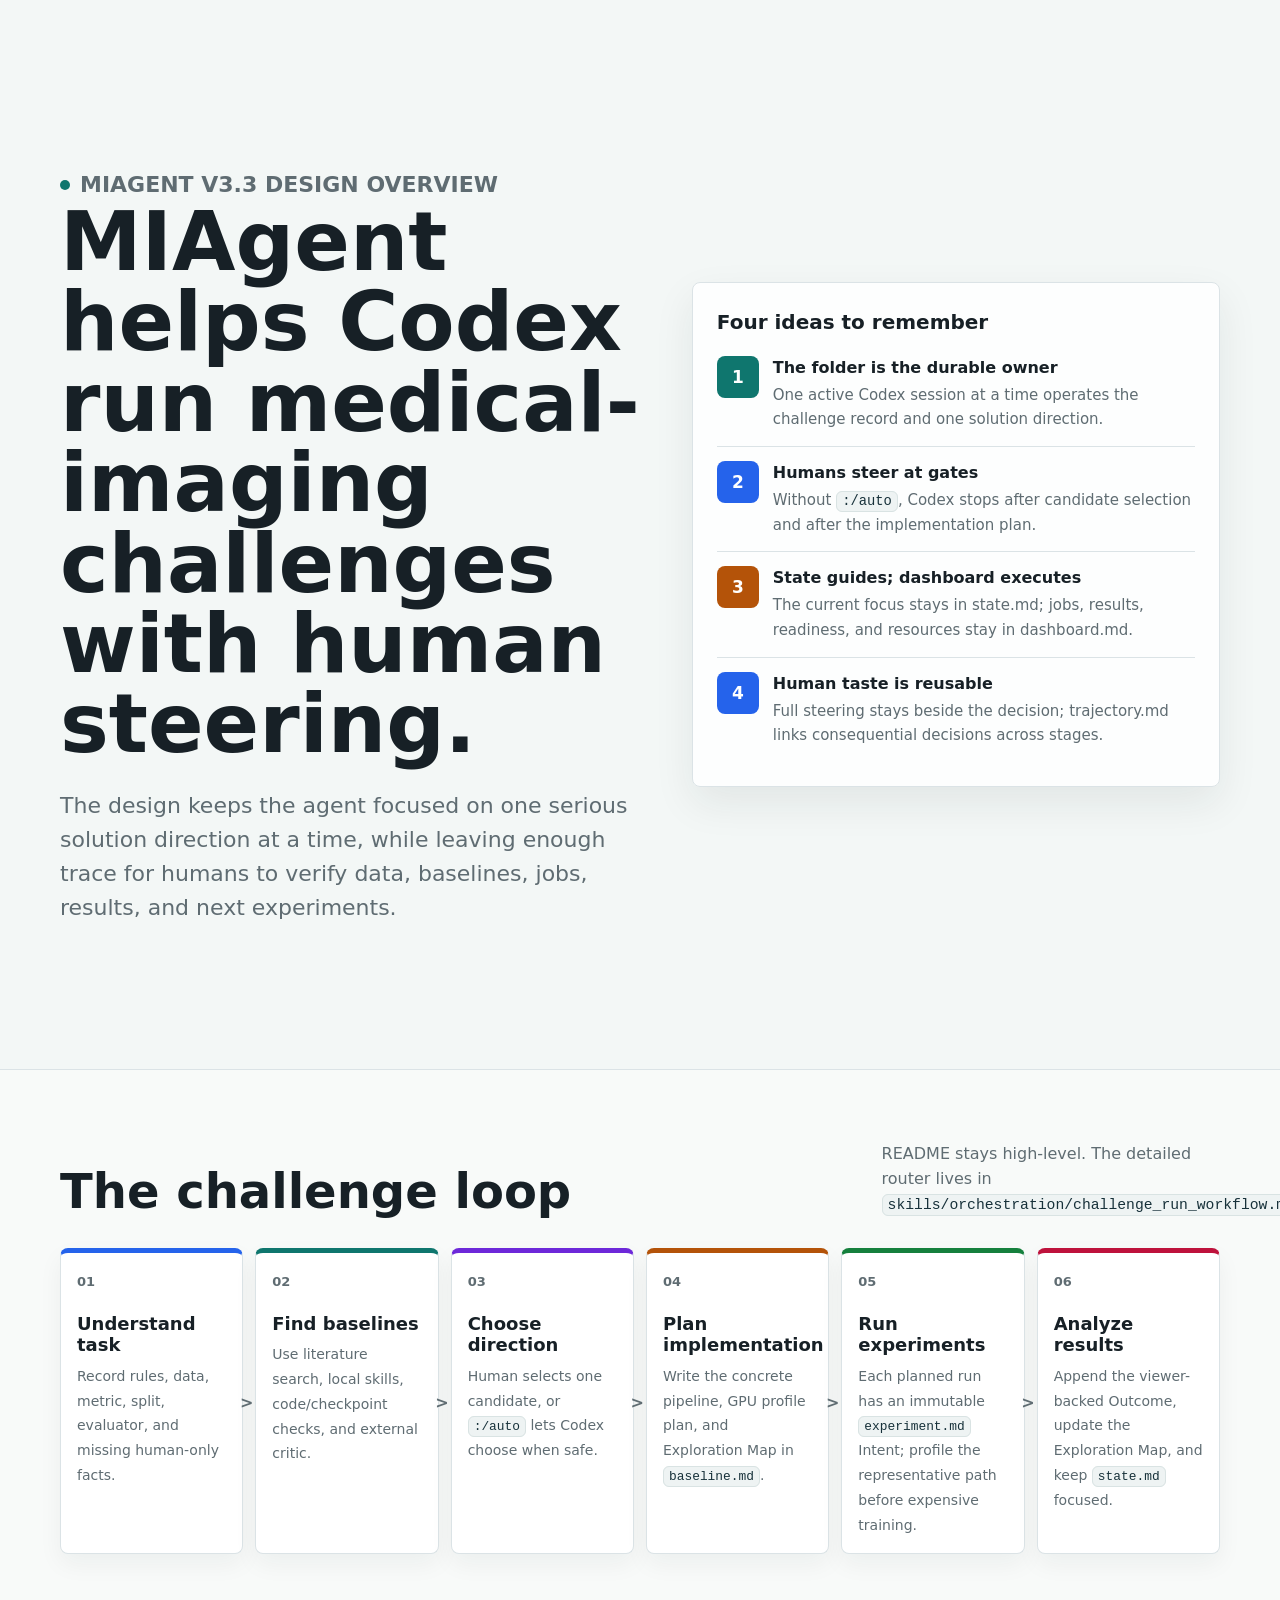
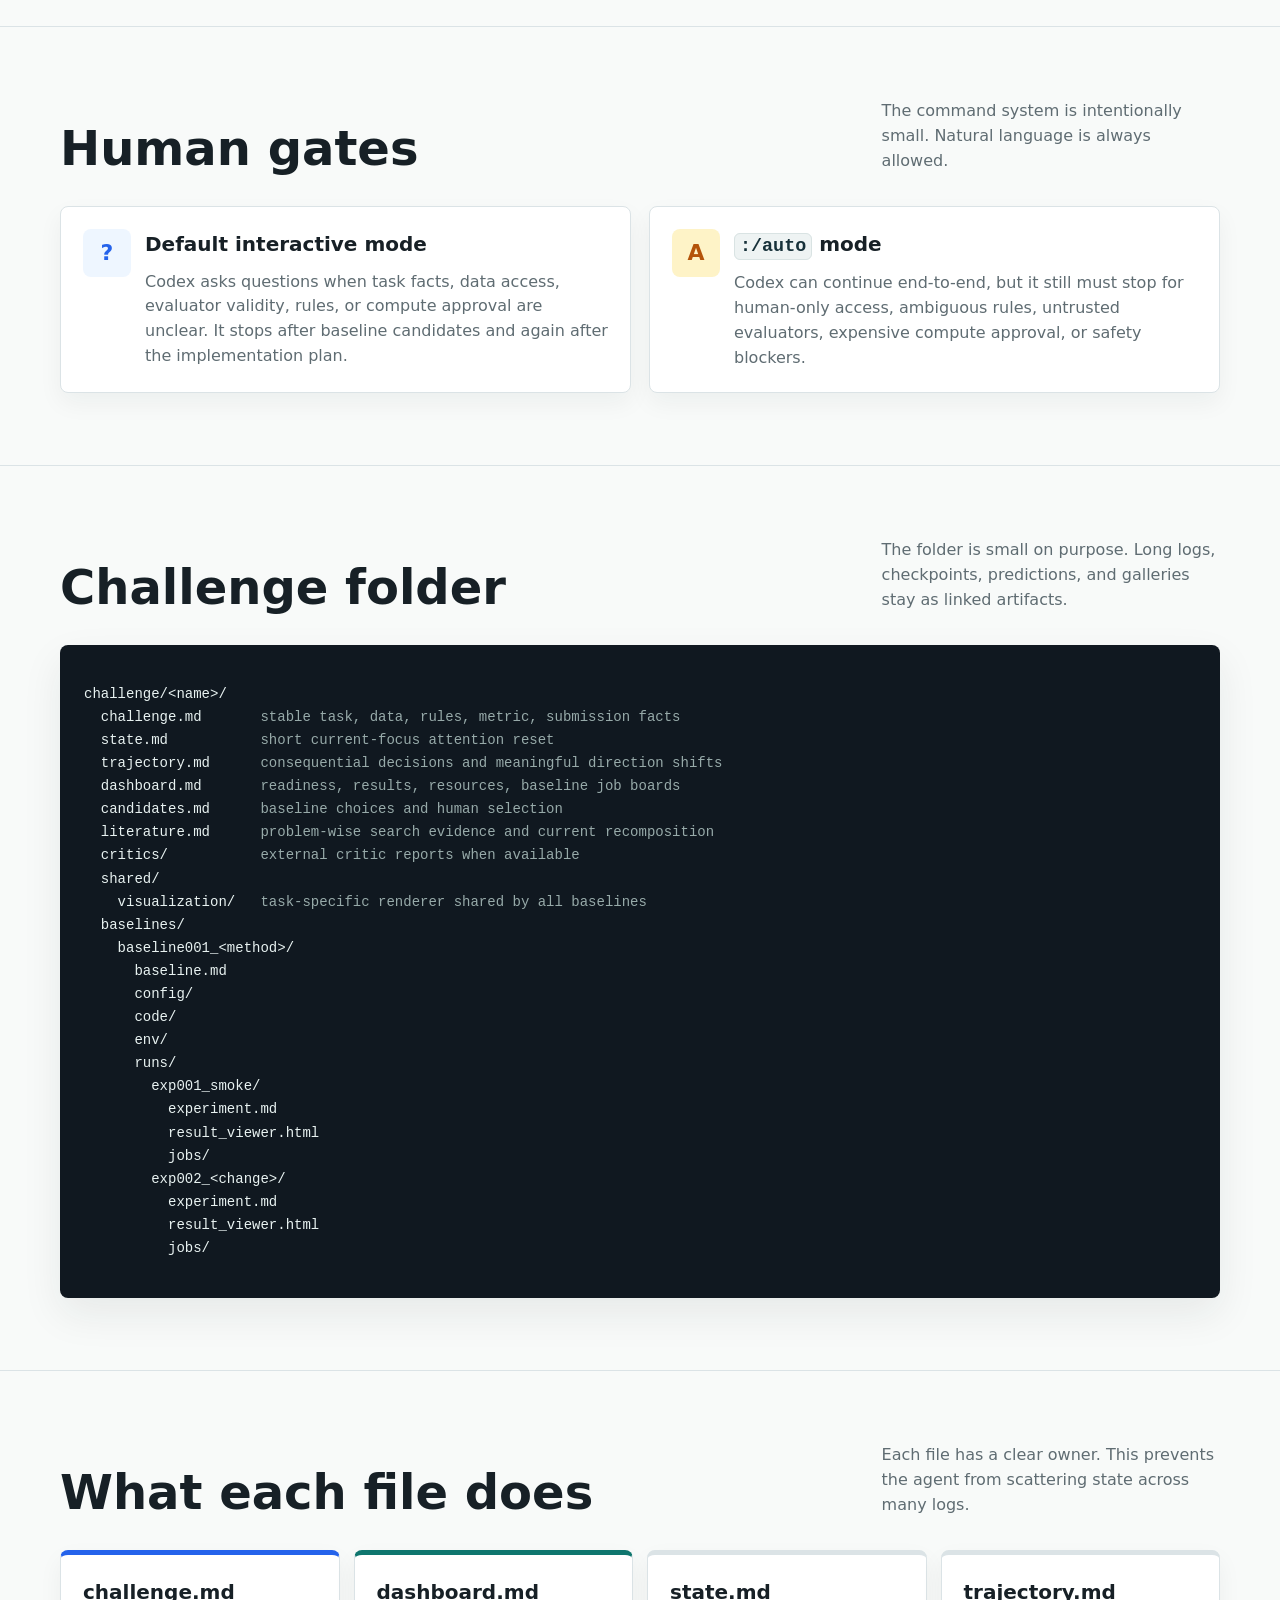
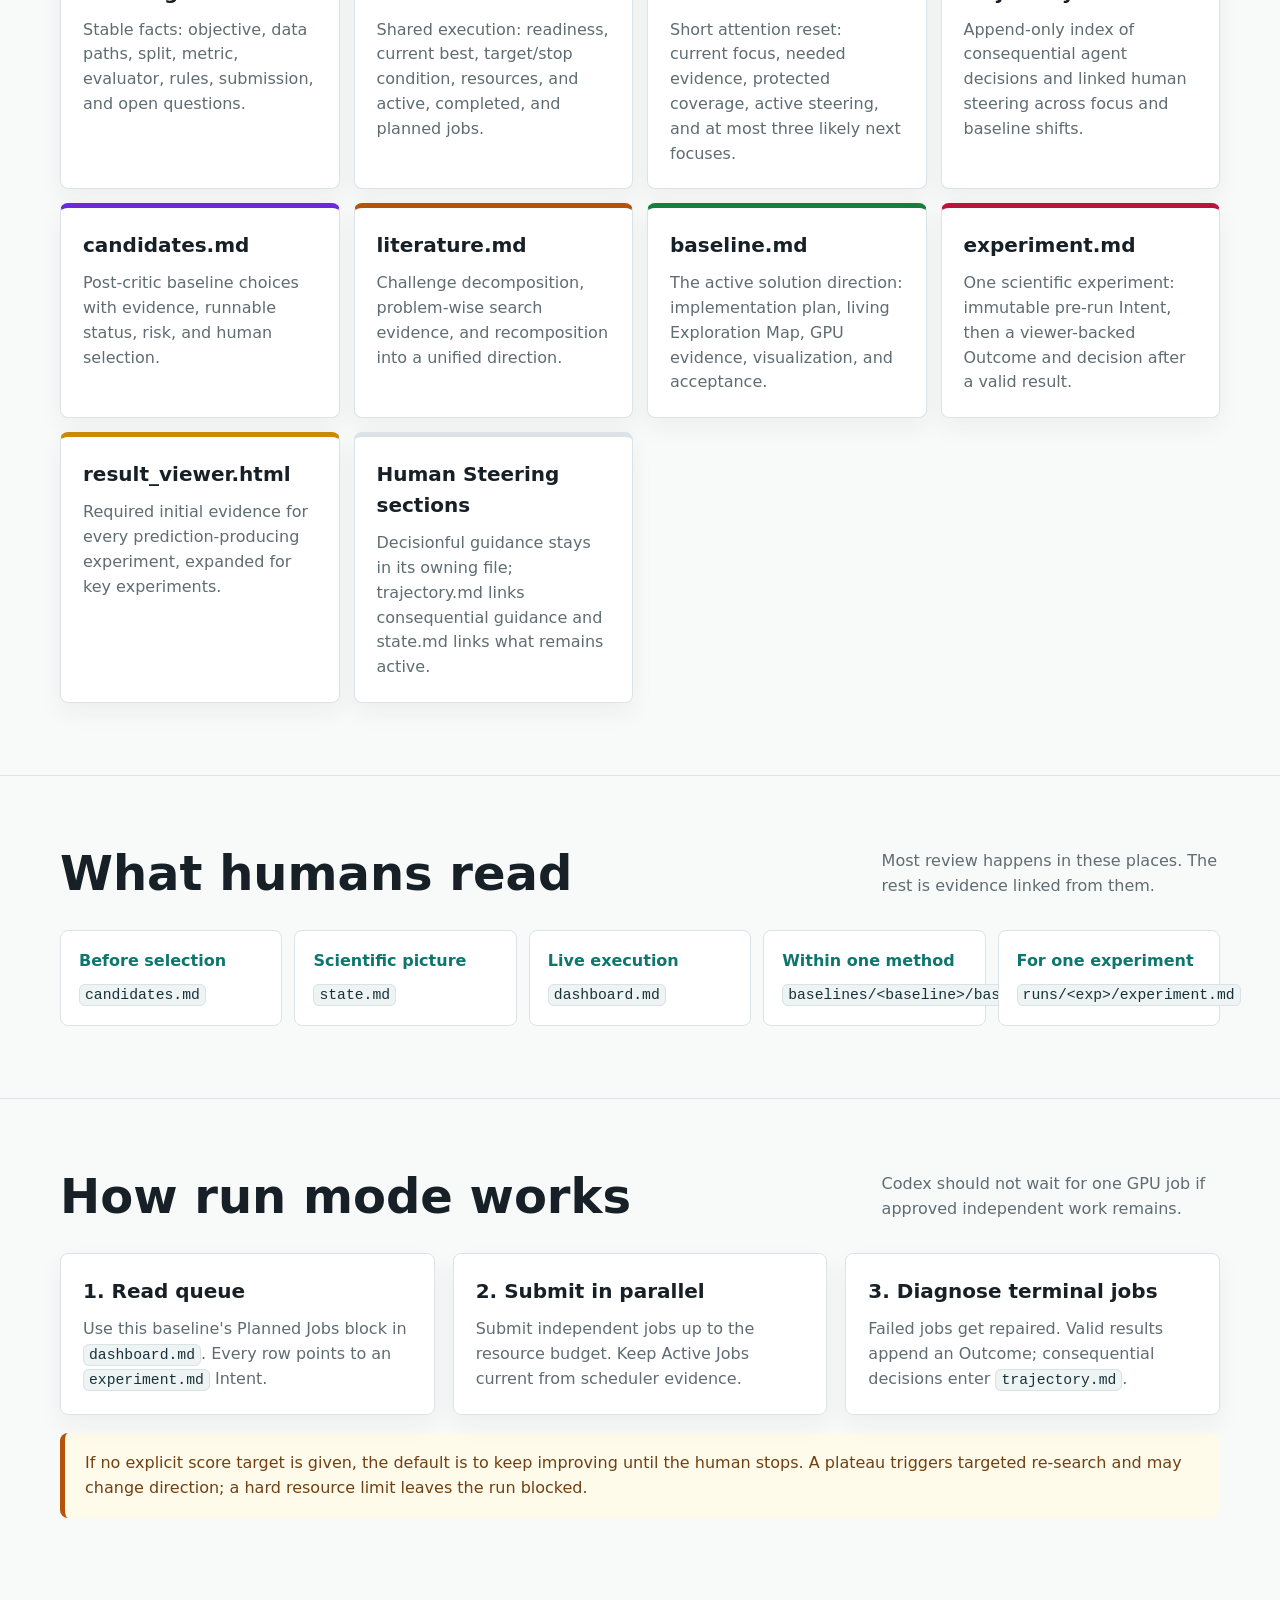
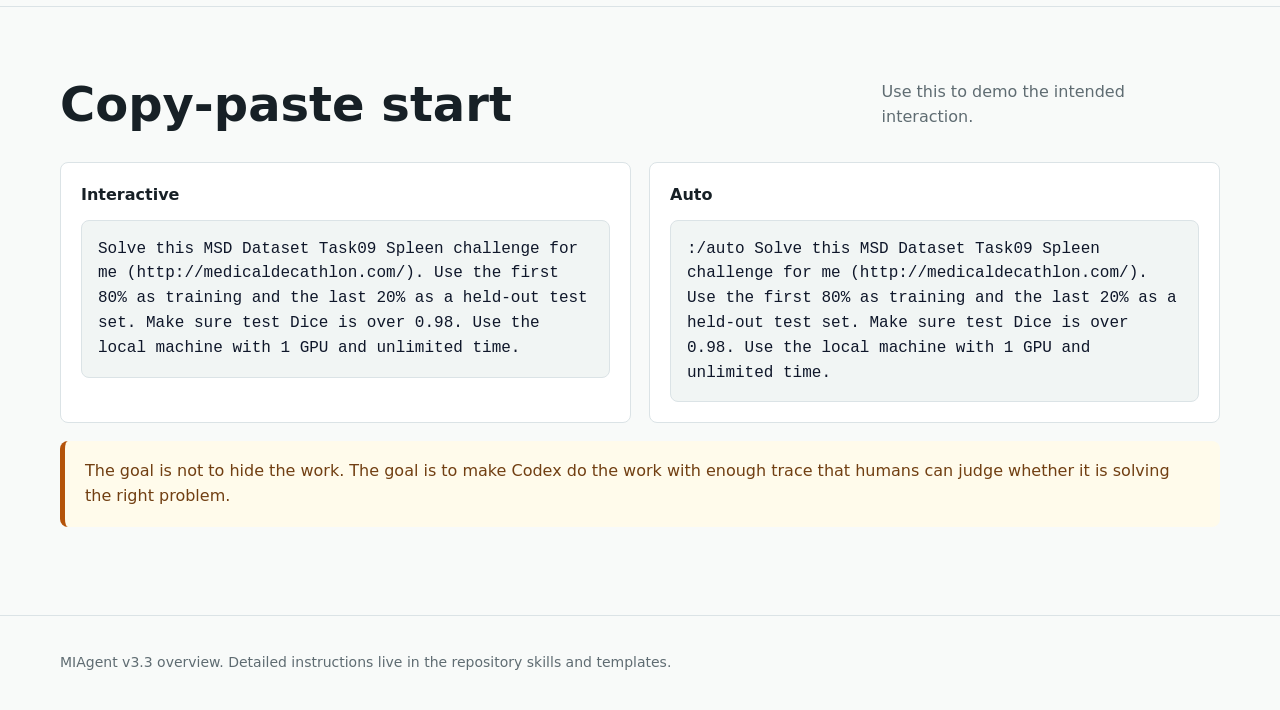
<file: MIAgent/docs/miagent_v3_overview.html>
<!doctype html>
<html lang="en">
<head>
  <meta charset="utf-8">
  <meta name="viewport" content="width=device-width, initial-scale=1">
  <title>MIAgent v3.3 overview</title>
  <style>
    :root {
      color-scheme: light;
      --ink: #172026;
      --muted: #5f6c72;
      --line: #dbe3e6;
      --paper: #f8faf9;
      --white: #ffffff;
      --blue: #2563eb;
      --teal: #0f766e;
      --green: #15803d;
      --amber: #b45309;
      --rose: #be123c;
      --violet: #6d28d9;
      --shadow: 0 16px 40px rgba(23, 32, 38, 0.08);
    }

    * {
      box-sizing: border-box;
    }

    html {
      scroll-behavior: smooth;
    }

    body {
      margin: 0;
      background: var(--paper);
      color: var(--ink);
      font-family: Inter, ui-sans-serif, system-ui, -apple-system, BlinkMacSystemFont, "Segoe UI", sans-serif;
      line-height: 1.55;
    }

    main {
      overflow: hidden;
    }

    .wrap {
      width: min(1160px, calc(100% - 40px));
      margin: 0 auto;
    }

    .hero {
      min-height: 88vh;
      display: grid;
      align-items: center;
      background: #f3f7f6;
      border-bottom: 1px solid var(--line);
    }

    .hero-grid {
      display: grid;
      grid-template-columns: minmax(0, 1.05fr) minmax(320px, 0.95fr);
      gap: 48px;
      align-items: center;
      padding: 72px 0;
    }

    .eyebrow {
      display: inline-flex;
      align-items: center;
      gap: 10px;
      margin: 0 0 18px;
      color: var(--teal);
      font-weight: 750;
      letter-spacing: 0;
      text-transform: uppercase;
      font-size: 13px;
    }

    .dot {
      width: 10px;
      height: 10px;
      border-radius: 999px;
      background: var(--teal);
      display: inline-block;
    }

    h1 {
      margin: 0;
      max-width: 720px;
      font-size: clamp(42px, 7vw, 82px);
      line-height: 0.98;
      letter-spacing: 0;
    }

    .hero p {
      margin: 24px 0 0;
      max-width: 660px;
      color: var(--muted);
      font-size: clamp(18px, 2.2vw, 22px);
    }

    .hero-panel {
      background: rgba(255, 255, 255, 0.88);
      border: 1px solid var(--line);
      border-radius: 8px;
      box-shadow: var(--shadow);
      padding: 24px;
    }

    .hero-panel h2,
    .section-title h2,
    .panel h3,
    .file h3,
    .step h3 {
      letter-spacing: 0;
    }

    .hero-panel h2 {
      margin: 0 0 18px;
      font-size: 20px;
    }

    .principle {
      display: grid;
      grid-template-columns: 42px 1fr;
      gap: 14px;
      align-items: start;
      padding: 14px 0;
      border-top: 1px solid var(--line);
    }

    .principle:first-of-type {
      border-top: 0;
      padding-top: 0;
    }

    .icon {
      width: 42px;
      height: 42px;
      border-radius: 8px;
      display: grid;
      place-items: center;
      color: white;
      font-weight: 800;
      font-size: 17px;
    }

    .icon.teal { background: var(--teal); }
    .icon.blue { background: var(--blue); }
    .icon.amber { background: var(--amber); }

    .principle strong {
      display: block;
      margin-bottom: 2px;
    }

    .principle span {
      color: var(--muted);
      font-size: 15px;
    }

    section {
      padding: 72px 0;
      border-bottom: 1px solid var(--line);
    }

    .section-title {
      display: grid;
      grid-template-columns: minmax(0, 0.7fr) minmax(260px, 0.3fr);
      gap: 32px;
      align-items: end;
      margin-bottom: 32px;
    }

    .section-title h2 {
      margin: 0;
      font-size: clamp(30px, 4vw, 48px);
      line-height: 1.05;
    }

    .section-title p {
      margin: 0;
      color: var(--muted);
    }

    .flow {
      display: grid;
      grid-template-columns: repeat(6, minmax(0, 1fr));
      gap: 12px;
    }

    .flow-step {
      position: relative;
      min-height: 150px;
      background: var(--white);
      border: 1px solid var(--line);
      border-radius: 8px;
      padding: 16px;
      box-shadow: 0 10px 24px rgba(23, 32, 38, 0.05);
    }

    .flow-step::after {
      content: ">";
      position: absolute;
      top: 50%;
      right: -11px;
      transform: translateY(-50%);
      color: var(--muted);
      font-weight: 800;
      z-index: 2;
    }

    .flow-step:last-child::after {
      display: none;
    }

    .flow-step b {
      display: inline-block;
      margin-bottom: 20px;
      color: var(--muted);
      font-size: 13px;
    }

    .flow-step strong {
      display: block;
      margin-bottom: 8px;
      font-size: 18px;
      line-height: 1.2;
    }

    .flow-step span {
      color: var(--muted);
      font-size: 14px;
    }

    .flow-step:nth-child(1) { border-top: 5px solid var(--blue); }
    .flow-step:nth-child(2) { border-top: 5px solid var(--teal); }
    .flow-step:nth-child(3) { border-top: 5px solid var(--violet); }
    .flow-step:nth-child(4) { border-top: 5px solid var(--amber); }
    .flow-step:nth-child(5) { border-top: 5px solid var(--green); }
    .flow-step:nth-child(6) { border-top: 5px solid var(--rose); }

    .grid-2,
    .grid-3 {
      display: grid;
      gap: 18px;
    }

    .grid-2 {
      grid-template-columns: repeat(2, minmax(0, 1fr));
    }

    .grid-3 {
      grid-template-columns: repeat(3, minmax(0, 1fr));
    }

    .panel,
    .file,
    .step {
      background: var(--white);
      border: 1px solid var(--line);
      border-radius: 8px;
      padding: 22px;
      box-shadow: 0 10px 24px rgba(23, 32, 38, 0.05);
    }

    .panel h3,
    .file h3,
    .step h3 {
      margin: 0 0 10px;
      font-size: 20px;
    }

    .panel p,
    .file p,
    .step p {
      margin: 0;
      color: var(--muted);
    }

    .gate {
      display: grid;
      grid-template-columns: 48px 1fr;
      gap: 14px;
      align-items: start;
    }

    .gate-mark {
      width: 48px;
      height: 48px;
      display: grid;
      place-items: center;
      border-radius: 8px;
      background: #eef6ff;
      color: var(--blue);
      font-weight: 900;
      font-size: 22px;
    }

    .auto .gate-mark {
      background: #fef3c7;
      color: var(--amber);
    }

    .tree {
      background: #101820;
      color: #e8f2f1;
      border-radius: 8px;
      padding: 24px;
      overflow: auto;
      font-family: "SFMono-Regular", Consolas, "Liberation Mono", monospace;
      font-size: 14px;
      line-height: 1.65;
      box-shadow: var(--shadow);
    }

    .tree .muted {
      color: #97aaa9;
    }

    .file-grid {
      display: grid;
      grid-template-columns: repeat(4, minmax(0, 1fr));
      gap: 14px;
    }

    .file {
      min-height: 170px;
      border-top: 5px solid var(--line);
    }

    .file.challenge { border-top-color: var(--blue); }
    .file.dashboard { border-top-color: var(--teal); }
    .file.candidates { border-top-color: var(--violet); }
    .file.literature { border-top-color: var(--amber); }
    .file.baseline { border-top-color: var(--green); }
    .file.experiment { border-top-color: var(--rose); }
    .file.viewer { border-top-color: #ca8a04; }

    .read-strip {
      display: grid;
      grid-template-columns: repeat(auto-fit, minmax(180px, 1fr));
      gap: 12px;
    }

    .read-item {
      background: var(--white);
      border: 1px solid var(--line);
      border-radius: 8px;
      padding: 18px;
    }

    .read-item b {
      display: block;
      color: var(--teal);
      margin-bottom: 8px;
    }

    .read-item code,
    .prompt code {
      white-space: normal;
    }

    code,
    pre {
      font-family: "SFMono-Regular", Consolas, "Liberation Mono", monospace;
    }

    code {
      background: #eef3f3;
      border: 1px solid #d9e3e3;
      border-radius: 6px;
      padding: 2px 5px;
      color: #17313a;
      font-size: 0.92em;
    }

    .prompt {
      background: var(--white);
      border: 1px solid var(--line);
      border-radius: 8px;
      padding: 20px;
    }

    .prompt pre {
      margin: 12px 0 0;
      white-space: pre-wrap;
      color: #0f172a;
      background: #f1f5f4;
      border: 1px solid var(--line);
      border-radius: 8px;
      padding: 16px;
      overflow: auto;
    }

    .footer {
      padding: 36px 0;
      color: var(--muted);
      font-size: 14px;
    }

    .note {
      border-left: 5px solid var(--amber);
      background: #fffbeb;
      padding: 18px 20px;
      border-radius: 8px;
      color: #713f12;
    }

    @media (max-width: 980px) {
      .hero-grid,
      .section-title,
      .grid-2,
      .grid-3 {
        grid-template-columns: 1fr;
      }

      .flow {
        grid-template-columns: 1fr 1fr;
      }

      .flow-step::after {
        display: none;
      }

      .file-grid,
      .read-strip {
        grid-template-columns: 1fr 1fr;
      }
    }

    @media (max-width: 640px) {
      .wrap {
        width: min(100% - 28px, 1160px);
      }

      .hero {
        min-height: auto;
      }

      .hero-grid {
        padding: 48px 0;
      }

      section {
        padding: 48px 0;
      }

      .flow,
      .file-grid,
      .read-strip {
        grid-template-columns: 1fr;
      }
    }
  </style>
</head>
<body>
  <main>
    <section class="hero">
      <div class="wrap hero-grid">
        <div>
          <p class="eyebrow"><span class="dot"></span> MIAgent v3.3 design overview</p>
          <h1>MIAgent helps Codex run medical-imaging challenges with human steering.</h1>
          <p>
            The design keeps the agent focused on one serious solution direction at a time,
            while leaving enough trace for humans to verify data, baselines, jobs, results,
            and next experiments.
          </p>
        </div>
        <aside class="hero-panel" aria-label="Core principles">
          <h2>Four ideas to remember</h2>
          <div class="principle">
            <div class="icon teal">1</div>
            <div>
              <strong>The folder is the durable owner</strong>
              <span>One active Codex session at a time operates the challenge record and one solution direction.</span>
            </div>
          </div>
          <div class="principle">
            <div class="icon blue">2</div>
            <div>
              <strong>Humans steer at gates</strong>
              <span>Without <code>:/auto</code>, Codex stops after candidate selection and after the implementation plan.</span>
            </div>
          </div>
          <div class="principle">
            <div class="icon amber">3</div>
            <div>
              <strong>State guides; dashboard executes</strong>
              <span>The current focus stays in state.md; jobs, results, readiness, and resources stay in dashboard.md.</span>
            </div>
          </div>
          <div class="principle">
            <div class="icon blue">4</div>
            <div>
              <strong>Human taste is reusable</strong>
              <span>Full steering stays beside the decision; trajectory.md links consequential decisions across stages.</span>
            </div>
          </div>
        </aside>
      </div>
    </section>

    <section>
      <div class="wrap">
        <div class="section-title">
          <h2>The challenge loop</h2>
          <p>README stays high-level. The detailed router lives in <code>skills/orchestration/challenge_run_workflow.md</code>.</p>
        </div>
        <div class="flow" aria-label="MIAgent challenge workflow">
          <div class="flow-step">
            <b>01</b>
            <strong>Understand task</strong>
            <span>Record rules, data, metric, split, evaluator, and missing human-only facts.</span>
          </div>
          <div class="flow-step">
            <b>02</b>
            <strong>Find baselines</strong>
            <span>Use literature search, local skills, code/checkpoint checks, and external critic.</span>
          </div>
          <div class="flow-step">
            <b>03</b>
            <strong>Choose direction</strong>
            <span>Human selects one candidate, or <code>:/auto</code> lets Codex choose when safe.</span>
          </div>
          <div class="flow-step">
            <b>04</b>
            <strong>Plan implementation</strong>
            <span>Write the concrete pipeline, GPU profile plan, and Exploration Map in <code>baseline.md</code>.</span>
          </div>
          <div class="flow-step">
            <b>05</b>
            <strong>Run experiments</strong>
            <span>Each planned run has an immutable <code>experiment.md</code> Intent; profile the representative path before expensive training.</span>
          </div>
          <div class="flow-step">
            <b>06</b>
            <strong>Analyze results</strong>
            <span>Append the viewer-backed Outcome, update the Exploration Map, and keep <code>state.md</code> focused.</span>
          </div>
        </div>
      </div>
    </section>

    <section>
      <div class="wrap">
        <div class="section-title">
          <h2>Human gates</h2>
          <p>The command system is intentionally small. Natural language is always allowed.</p>
        </div>
        <div class="grid-2">
          <div class="panel gate">
            <div class="gate-mark">?</div>
            <div>
              <h3>Default interactive mode</h3>
              <p>
                Codex asks questions when task facts, data access, evaluator validity, rules,
                or compute approval are unclear. It stops after baseline candidates and again
                after the implementation plan.
              </p>
            </div>
          </div>
          <div class="panel gate auto">
            <div class="gate-mark">A</div>
            <div>
              <h3><code>:/auto</code> mode</h3>
              <p>
                Codex can continue end-to-end, but it still must stop for human-only access,
                ambiguous rules, untrusted evaluators, expensive compute approval, or safety
                blockers.
              </p>
            </div>
          </div>
        </div>
      </div>
    </section>

    <section>
      <div class="wrap">
        <div class="section-title">
          <h2>Challenge folder</h2>
          <p>The folder is small on purpose. Long logs, checkpoints, predictions, and galleries stay as linked artifacts.</p>
        </div>
        <div class="tree" aria-label="Challenge folder tree">
<pre>challenge/&lt;name&gt;/
  challenge.md       <span class="muted">stable task, data, rules, metric, submission facts</span>
  state.md           <span class="muted">short current-focus attention reset</span>
  trajectory.md      <span class="muted">consequential decisions and meaningful direction shifts</span>
  dashboard.md       <span class="muted">readiness, results, resources, baseline job boards</span>
  candidates.md      <span class="muted">baseline choices and human selection</span>
  literature.md      <span class="muted">problem-wise search evidence and current recomposition</span>
  critics/           <span class="muted">external critic reports when available</span>
  shared/
    visualization/   <span class="muted">task-specific renderer shared by all baselines</span>
  baselines/
    baseline001_&lt;method&gt;/
      baseline.md
      config/
      code/
      env/
      runs/
        exp001_smoke/
          experiment.md
          result_viewer.html
          jobs/
        exp002_&lt;change&gt;/
          experiment.md
          result_viewer.html
          jobs/</pre>
        </div>
      </div>
    </section>

    <section>
      <div class="wrap">
        <div class="section-title">
          <h2>What each file does</h2>
          <p>Each file has a clear owner. This prevents the agent from scattering state across many logs.</p>
        </div>
        <div class="file-grid">
          <article class="file challenge">
            <h3>challenge.md</h3>
            <p>Stable facts: objective, data paths, split, metric, evaluator, rules, submission, and open questions.</p>
          </article>
          <article class="file dashboard">
            <h3>dashboard.md</h3>
            <p>Shared execution: readiness, current best, target/stop condition, resources, and active, completed, and planned jobs.</p>
          </article>
          <article class="file">
            <h3>state.md</h3>
            <p>Short attention reset: current focus, needed evidence, protected coverage, active steering, and at most three likely next focuses.</p>
          </article>
          <article class="file">
            <h3>trajectory.md</h3>
            <p>Append-only index of consequential agent decisions and linked human steering across focus and baseline shifts.</p>
          </article>
          <article class="file candidates">
            <h3>candidates.md</h3>
            <p>Post-critic baseline choices with evidence, runnable status, risk, and human selection.</p>
          </article>
          <article class="file literature">
            <h3>literature.md</h3>
            <p>Challenge decomposition, problem-wise search evidence, and recomposition into a unified direction.</p>
          </article>
          <article class="file baseline">
            <h3>baseline.md</h3>
            <p>The active solution direction: implementation plan, living Exploration Map, GPU evidence, visualization, and acceptance.</p>
          </article>
          <article class="file experiment">
            <h3>experiment.md</h3>
            <p>One scientific experiment: immutable pre-run Intent, then a viewer-backed Outcome and decision after a valid result.</p>
          </article>
          <article class="file viewer">
            <h3>result_viewer.html</h3>
            <p>Required initial evidence for every prediction-producing experiment, expanded for key experiments.</p>
          </article>
          <article class="file">
            <h3>Human Steering sections</h3>
            <p>Decisionful guidance stays in its owning file; trajectory.md links consequential guidance and state.md links what remains active.</p>
          </article>
        </div>
      </div>
    </section>

    <section>
      <div class="wrap">
        <div class="section-title">
          <h2>What humans read</h2>
          <p>Most review happens in these places. The rest is evidence linked from them.</p>
        </div>
        <div class="read-strip">
          <div class="read-item">
            <b>Before selection</b>
            <code>candidates.md</code>
          </div>
          <div class="read-item">
            <b>Scientific picture</b>
            <code>state.md</code>
          </div>
          <div class="read-item">
            <b>Live execution</b>
            <code>dashboard.md</code>
          </div>
          <div class="read-item">
            <b>Within one method</b>
            <code>baselines/&lt;baseline&gt;/baseline.md</code>
          </div>
          <div class="read-item">
            <b>For one experiment</b>
            <code>runs/&lt;exp&gt;/experiment.md</code>
          </div>
        </div>
      </div>
    </section>

    <section>
      <div class="wrap">
        <div class="section-title">
          <h2>How run mode works</h2>
          <p>Codex should not wait for one GPU job if approved independent work remains.</p>
        </div>
        <div class="grid-3">
          <div class="step">
            <h3>1. Read queue</h3>
            <p>Use this baseline's Planned Jobs block in <code>dashboard.md</code>. Every row points to an <code>experiment.md</code> Intent.</p>
          </div>
          <div class="step">
            <h3>2. Submit in parallel</h3>
            <p>Submit independent jobs up to the resource budget. Keep Active Jobs current from scheduler evidence.</p>
          </div>
          <div class="step">
            <h3>3. Diagnose terminal jobs</h3>
            <p>Failed jobs get repaired. Valid results append an Outcome; consequential decisions enter <code>trajectory.md</code>.</p>
          </div>
        </div>
        <p class="note" style="margin-top: 18px;">
          If no explicit score target is given, the default is to keep improving until the human stops.
          A plateau triggers targeted re-search and may change direction; a hard resource limit leaves the run blocked.
        </p>
      </div>
    </section>

    <section>
      <div class="wrap">
        <div class="section-title">
          <h2>Copy-paste start</h2>
          <p>Use this to demo the intended interaction.</p>
        </div>
        <div class="grid-2">
          <div class="prompt">
            <strong>Interactive</strong>
            <pre>Solve this MSD Dataset Task09 Spleen challenge for me (http://medicaldecathlon.com/). Use the first 80% as training and the last 20% as a held-out test set. Make sure test Dice is over 0.98. Use the local machine with 1 GPU and unlimited time.</pre>
          </div>
          <div class="prompt">
            <strong>Auto</strong>
            <pre>:/auto Solve this MSD Dataset Task09 Spleen challenge for me (http://medicaldecathlon.com/). Use the first 80% as training and the last 20% as a held-out test set. Make sure test Dice is over 0.98. Use the local machine with 1 GPU and unlimited time.</pre>
          </div>
        </div>
        <p class="note" style="margin-top: 18px;">
          The goal is not to hide the work. The goal is to make Codex do the work with enough trace
          that humans can judge whether it is solving the right problem.
        </p>
      </div>
    </section>
  </main>
  <footer class="footer">
    <div class="wrap">
      MIAgent v3.3 overview. Detailed instructions live in the repository skills and templates.
    </div>
  </footer>
</body>
</html>
</file>
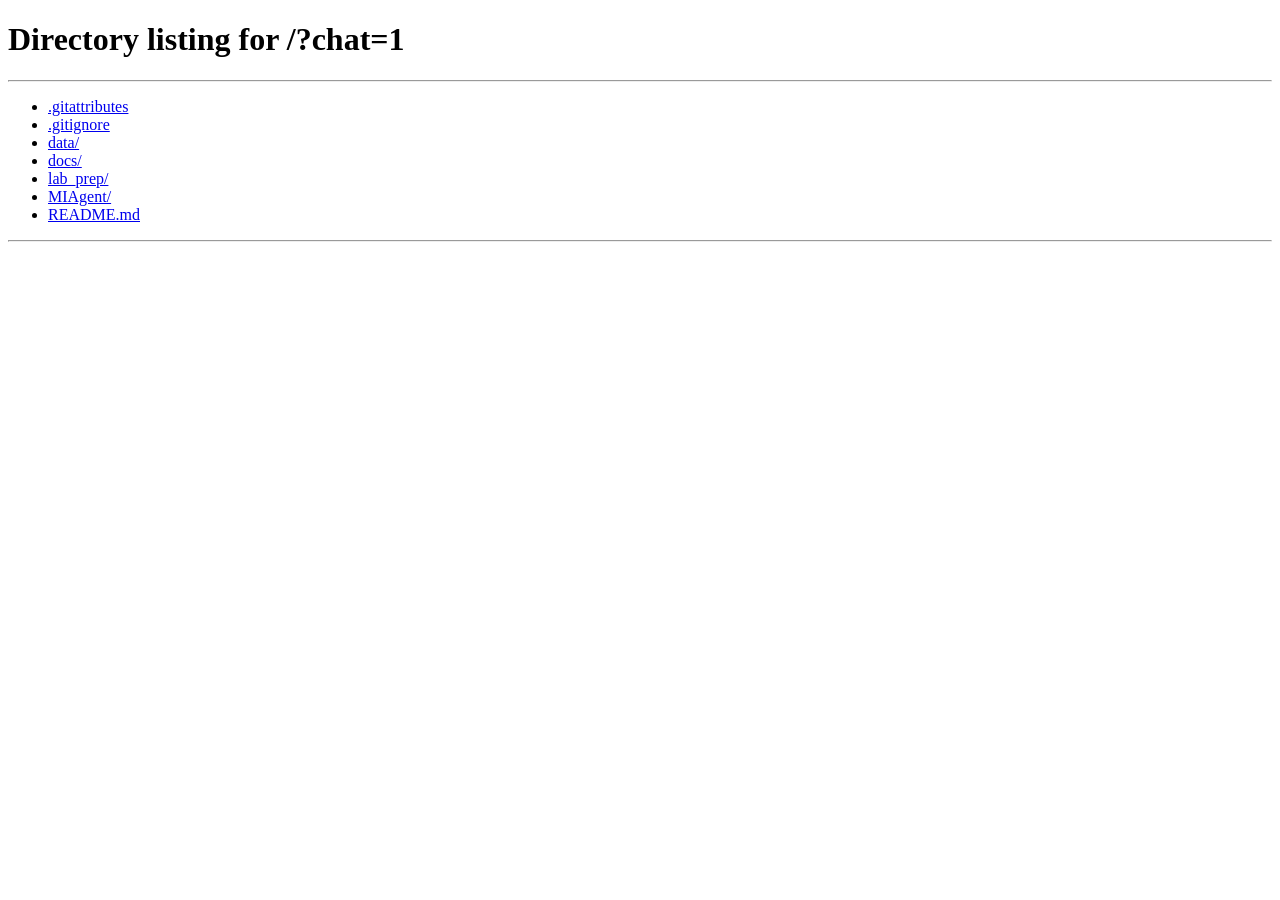
<file: MIAgent/containers/gateway/chat-entry.html>
<!doctype html>
<html lang="en">
<head>
  <meta charset="utf-8">
  <meta http-equiv="refresh" content="0; url=/?chat=1">
  <meta name="viewport" content="width=device-width, initial-scale=1">
  <title>Opening Open WebUI</title>
</head>
<body>
  <p>Opening Open WebUI… <a href="/?chat=1">Continue</a></p>
  <script>window.location.replace('/?chat=1');</script>
</body>
</html>
</file>
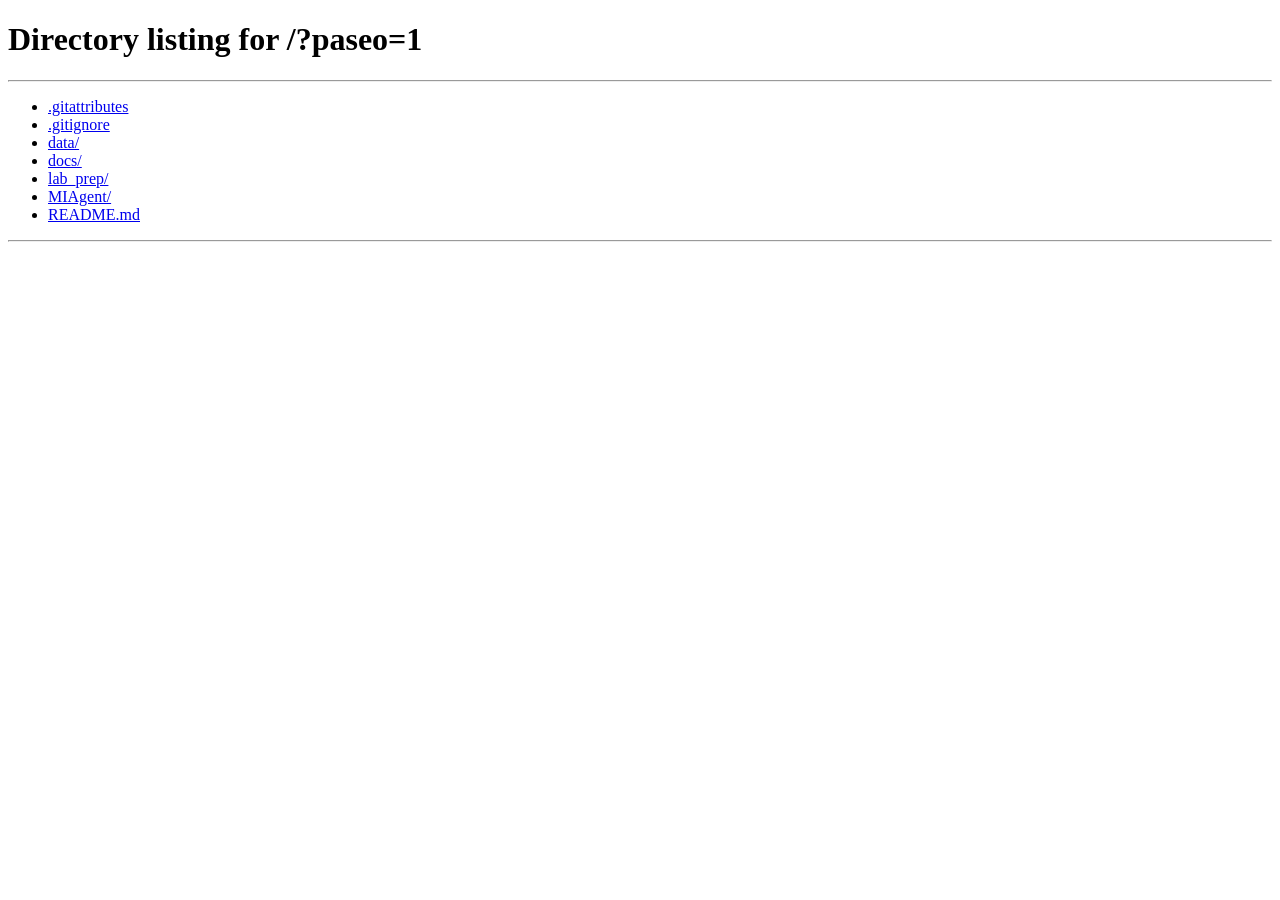
<file: MIAgent/containers/gateway/paseo-entry.html>
<!doctype html>
<html lang="en">
<head>
  <meta charset="utf-8">
  <meta http-equiv="refresh" content="0; url=/?paseo=1">
  <meta name="viewport" content="width=device-width, initial-scale=1">
  <title>Opening Paseo</title>
</head>
<body>
  <p>Opening Paseo… <a href="/?paseo=1">Continue</a></p>
  <script>window.location.replace('/?paseo=1');</script>
</body>
</html>
</file>
